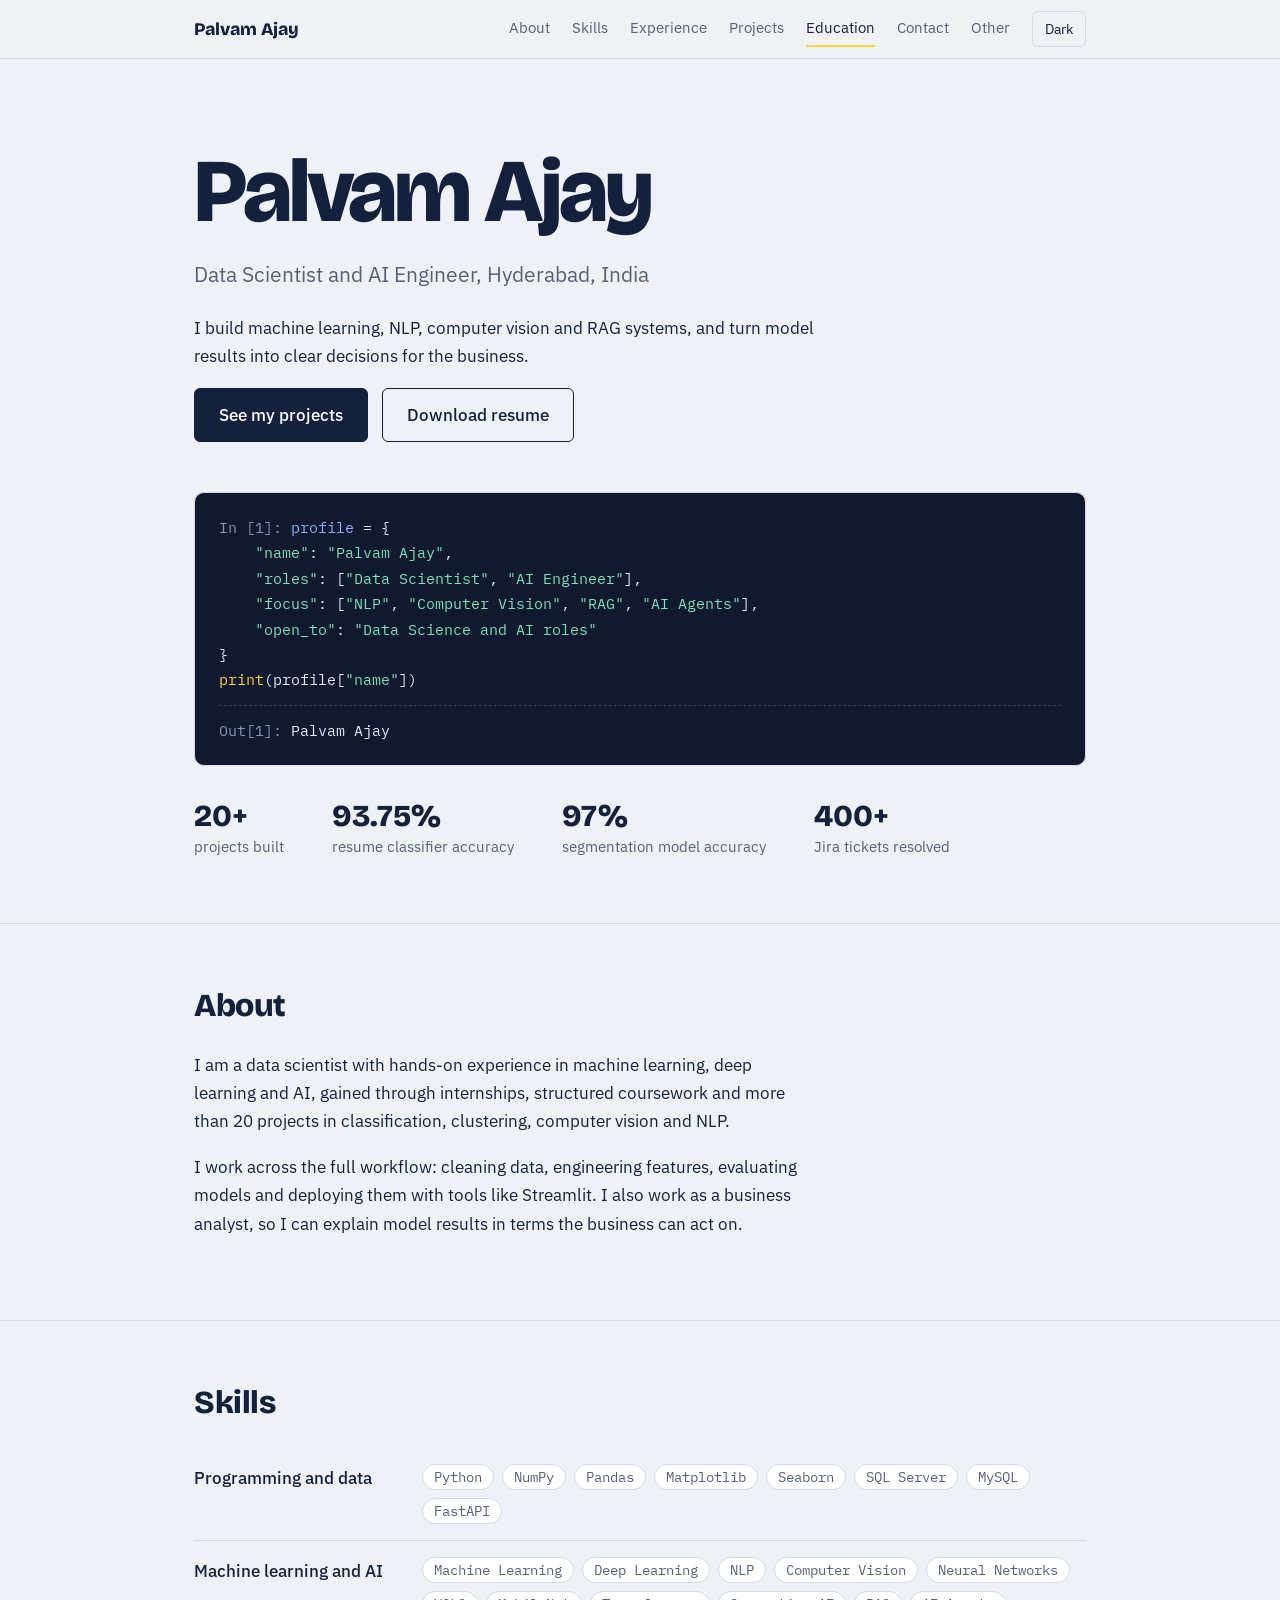
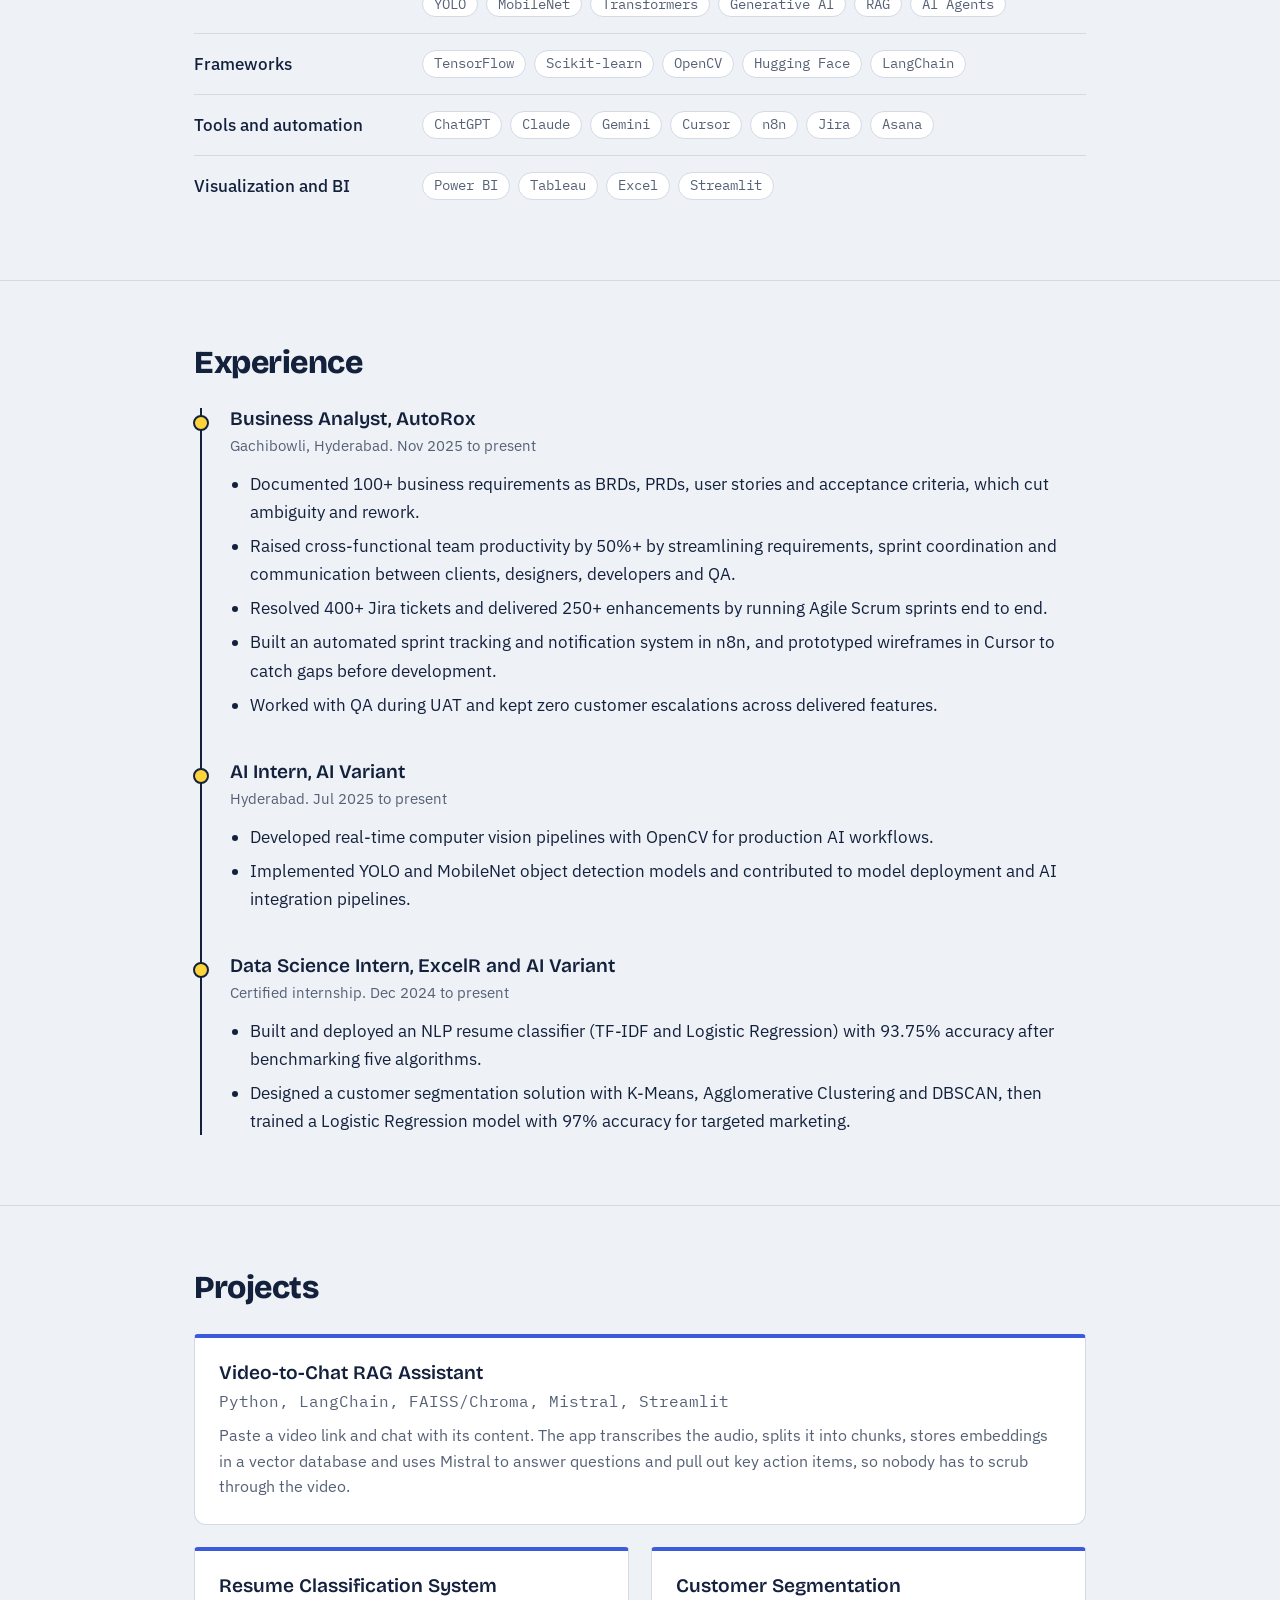
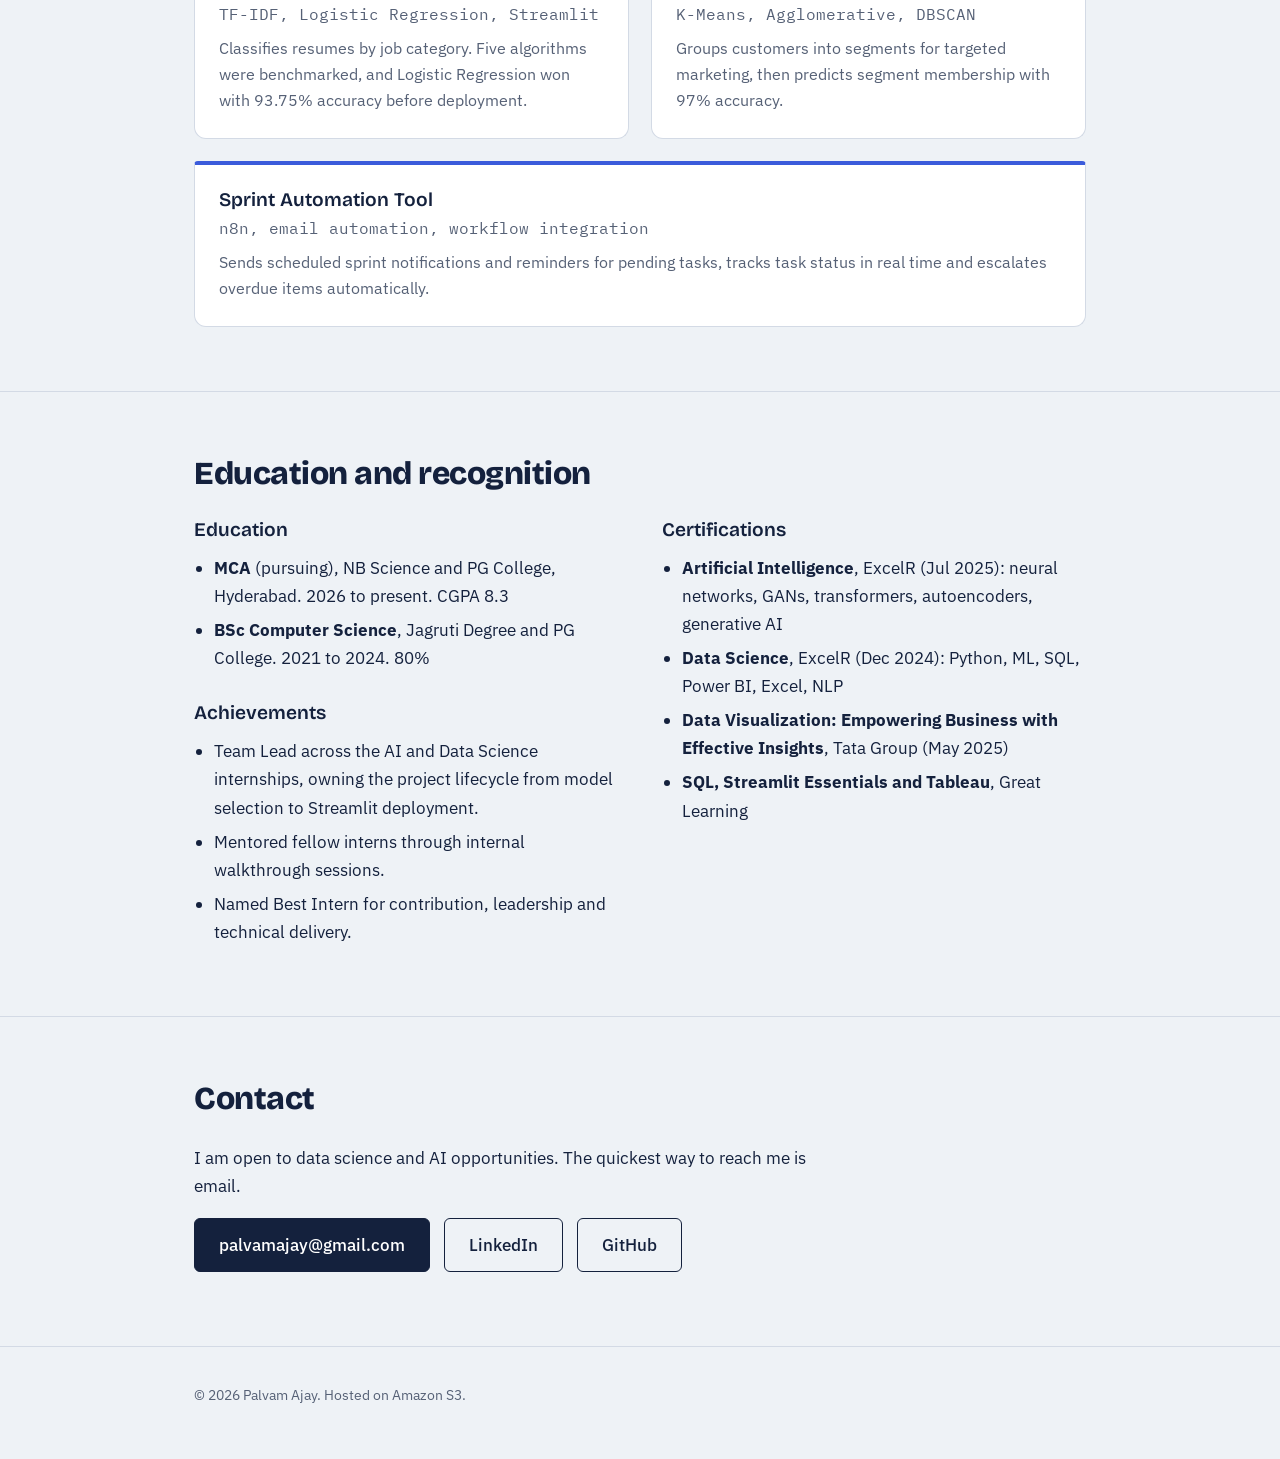
<file: index.html>
<!DOCTYPE html>
<html lang="en">
<head>
<meta charset="UTF-8">
<meta name="viewport" content="width=device-width, initial-scale=1">
<title>Palvam Ajay | Data Scientist and AI Engineer</title>
<meta name="description" content="Portfolio of Palvam Ajay: machine learning, NLP, computer vision and RAG projects.">
<link rel="preconnect" href="https://fonts.googleapis.com">
<link rel="preconnect" href="https://fonts.gstatic.com" crossorigin>
<link href="https://fonts.googleapis.com/css2?family=Bricolage+Grotesque:wght@600;800&family=IBM+Plex+Sans:wght@400;500&family=IBM+Plex+Mono&display=swap" rel="stylesheet">
<link rel="stylesheet" href="style.css">
</head>
<body>

<nav>
  <div class="w">
    <a class="logo" href="#top">Palvam Ajay</a>
    <a class="l" href="#about">About</a>
    <a class="l" href="#skills">Skills</a>
    <a class="l" href="#experience">Experience</a>
    <a class="l" href="#projects">Projects</a>
    <a class="l" href="#education">Education</a>
    <a class="l" href="#contact">Contact</a>
    <a class="l" href="#contact">Other</a>
    <button id="theme" type="button" aria-label="Switch between light and dark theme">Dark</button>
  </div>
</nav>

<main id="top">

<header class="hero">
  <div class="w">
    <h1>Palvam Ajay</h1>
    <p class="role">Data Scientist and AI Engineer, Hyderabad, India</p>
    <p class="lead">I build machine learning, NLP, computer vision and RAG systems, and turn model results into clear decisions for the business.</p>
    <a class="btn" href="#projects">See my projects</a>
    <a class="btn o" href="Palvam_Ajay_Resume.pdf" download>Download resume</a>

    <div class="cell" aria-label="Profile shown as a notebook cell">
<pre><i>In [1]:</i> <span class="n">profile</span> = {
    <span class="s">"name"</span>: <span class="s">"Palvam Ajay"</span>,
    <span class="s">"roles"</span>: [<span class="s">"Data Scientist"</span>, <span class="s">"AI Engineer"</span>],
    <span class="s">"focus"</span>: [<span class="s">"NLP"</span>, <span class="s">"Computer Vision"</span>, <span class="s">"RAG"</span>, <span class="s">"AI Agents"</span>],
    <span class="s">"open_to"</span>: <span class="s">"Data Science and AI roles"</span>
}
<span class="k">print</span>(profile[<span class="s">"name"</span>])</pre>
<pre class="out"><i>Out[1]:</i> Palvam Ajay</pre>
    </div>

    <div class="stats">
      <div><b>20+</b>projects built</div>
      <div><b>93.75%</b>resume classifier accuracy</div>
      <div><b>97%</b>segmentation model accuracy</div>
      <div><b>400+</b>Jira tickets resolved</div>
    </div>
  </div>
</header>

<section id="about">
  <div class="w">
    <h2>About</h2>
    <p class="lead">I am a data scientist with hands-on experience in machine learning, deep learning and AI, gained through internships, structured coursework and more than 20 projects in classification, clustering, computer vision and NLP.</p>
    <p class="lead">I work across the full workflow: cleaning data, engineering features, evaluating models and deploying them with tools like Streamlit. I also work as a business analyst, so I can explain model results in terms the business can act on.</p>
  </div>
</section>

<section id="skills">
  <div class="w">
    <h2>Skills</h2>
    <dl>
      <div class="row"><dt>Programming and data</dt><dd><span class="chip">Python</span><span class="chip">NumPy</span><span class="chip">Pandas</span><span class="chip">Matplotlib</span><span class="chip">Seaborn</span><span class="chip">SQL Server</span><span class="chip">MySQL</span><span class="chip">FastAPI</span></dd></div>
      <div class="row"><dt>Machine learning and AI</dt><dd><span class="chip">Machine Learning</span><span class="chip">Deep Learning</span><span class="chip">NLP</span><span class="chip">Computer Vision</span><span class="chip">Neural Networks</span><span class="chip">YOLO</span><span class="chip">MobileNet</span><span class="chip">Transformers</span><span class="chip">Generative AI</span><span class="chip">RAG</span><span class="chip">AI Agents</span></dd></div>
      <div class="row"><dt>Frameworks</dt><dd><span class="chip">TensorFlow</span><span class="chip">Scikit-learn</span><span class="chip">OpenCV</span><span class="chip">Hugging Face</span><span class="chip">LangChain</span></dd></div>
      <div class="row"><dt>Tools and automation</dt><dd><span class="chip">ChatGPT</span><span class="chip">Claude</span><span class="chip">Gemini</span><span class="chip">Cursor</span><span class="chip">n8n</span><span class="chip">Jira</span><span class="chip">Asana</span></dd></div>
      <div class="row"><dt>Visualization and BI</dt><dd><span class="chip">Power BI</span><span class="chip">Tableau</span><span class="chip">Excel</span><span class="chip">Streamlit</span></dd></div>
    </dl>
  </div>
</section>

<section id="experience">
  <div class="w">
    <h2>Experience</h2>
    <div class="tl">
      <div class="job">
        <h3>Business Analyst, AutoRox</h3>
        <p class="meta">Gachibowli, Hyderabad. Nov 2025 to present</p>
        <ul>
          <li>Documented 100+ business requirements as BRDs, PRDs, user stories and acceptance criteria, which cut ambiguity and rework.</li>
          <li>Raised cross-functional team productivity by 50%+ by streamlining requirements, sprint coordination and communication between clients, designers, developers and QA.</li>
          <li>Resolved 400+ Jira tickets and delivered 250+ enhancements by running Agile Scrum sprints end to end.</li>
          <li>Built an automated sprint tracking and notification system in n8n, and prototyped wireframes in Cursor to catch gaps before development.</li>
          <li>Worked with QA during UAT and kept zero customer escalations across delivered features.</li>
        </ul>
      </div>
      <div class="job">
        <h3>AI Intern, AI Variant</h3>
        <p class="meta">Hyderabad. Jul 2025 to present</p>
        <ul>
          <li>Developed real-time computer vision pipelines with OpenCV for production AI workflows.</li>
          <li>Implemented YOLO and MobileNet object detection models and contributed to model deployment and AI integration pipelines.</li>
        </ul>
      </div>
      <div class="job">
        <h3>Data Science Intern, ExcelR and AI Variant</h3>
        <p class="meta">Certified internship. Dec 2024 to present</p>
        <ul>
          <li>Built and deployed an NLP resume classifier (TF-IDF and Logistic Regression) with 93.75% accuracy after benchmarking five algorithms.</li>
          <li>Designed a customer segmentation solution with K-Means, Agglomerative Clustering and DBSCAN, then trained a Logistic Regression model with 97% accuracy for targeted marketing.</li>
        </ul>
      </div>
    </div>
  </div>
</section>

<section id="projects">
  <div class="w">
    <h2>Projects</h2>
    <div class="projects">
      <article class="proj big">
        <h3>Video-to-Chat RAG Assistant</h3>
        <p class="tags">Python, LangChain, FAISS/Chroma, Mistral, Streamlit</p>
        <p>Paste a video link and chat with its content. The app transcribes the audio, splits it into chunks, stores embeddings in a vector database and uses Mistral to answer questions and pull out key action items, so nobody has to scrub through the video.</p>
      </article>
      <article class="proj">
        <h3>Resume Classification System</h3>
        <p class="tags">TF-IDF, Logistic Regression, Streamlit</p>
        <p>Classifies resumes by job category. Five algorithms were benchmarked, and Logistic Regression won with 93.75% accuracy before deployment.</p>
      </article>
      <article class="proj">
        <h3>Customer Segmentation</h3>
        <p class="tags">K-Means, Agglomerative, DBSCAN</p>
        <p>Groups customers into segments for targeted marketing, then predicts segment membership with 97% accuracy.</p>
      </article>
      <article class="proj big">
        <h3>Sprint Automation Tool</h3>
        <p class="tags">n8n, email automation, workflow integration</p>
        <p>Sends scheduled sprint notifications and reminders for pending tasks, tracks task status in real time and escalates overdue items automatically.</p>
      </article>
    </div>
  </div>
</section>

<section id="education">
  <div class="w">
    <h2>Education and recognition</h2>
    <div class="two">
      <div>
        <h3>Education</h3>
        <ul>
          <li><b>MCA</b> (pursuing), NB Science and PG College, Hyderabad. 2026 to present. CGPA 8.3</li>
          <li><b>BSc Computer Science</b>, Jagruti Degree and PG College. 2021 to 2024. 80%</li>
        </ul>
        <h3>Achievements</h3>
        <ul>
          <li>Team Lead across the AI and Data Science internships, owning the project lifecycle from model selection to Streamlit deployment.</li>
          <li>Mentored fellow interns through internal walkthrough sessions.</li>
          <li>Named Best Intern for contribution, leadership and technical delivery.</li>
        </ul>
      </div>
      <div>
        <h3>Certifications</h3>
        <ul>
          <li><b>Artificial Intelligence</b>, ExcelR (Jul 2025): neural networks, GANs, transformers, autoencoders, generative AI</li>
          <li><b>Data Science</b>, ExcelR (Dec 2024): Python, ML, SQL, Power BI, Excel, NLP</li>
          <li><b>Data Visualization: Empowering Business with Effective Insights</b>, Tata Group (May 2025)</li>
          <li><b>SQL, Streamlit Essentials and Tableau</b>, Great Learning</li>
        </ul>
      </div>
    </div>
  </div>
</section>

<section id="contact">
  <div class="w">
    <h2>Contact</h2>
    <p class="lead">I am open to data science and AI opportunities. The quickest way to reach me is email.</p>
    <a class="btn" href="mailto:palvamajay@gmail.com">palvamajay@gmail.com</a>
    <a class="btn o" href="https://www.linkedin.com/in/YOUR-LINKEDIN-ID" target="_blank" rel="noopener">LinkedIn</a>
    <a class="btn o" href="https://github.com/YOUR-GITHUB-USERNAME" target="_blank" rel="noopener">GitHub</a>
  </div>
</section>

</main>

<footer><div class="w">&copy; <span id="year">2026</span> Palvam Ajay. Hosted on Amazon S3.</div></footer>

<script src="script.js"></script>
</body>
</html>
</file>
<file: style.css>
:root{--bg:#EEF2F6;--panel:#FFFFFF;--ink:#14213D;--mute:#566176;--line:#D3DAE5;--acc:#3B5BDB;--hi:#FFD43B;--code:#10192E;--on-ink:#FFFFFF}
[data-theme="dark"]{--bg:#0D1322;--panel:#151D33;--ink:#E8EDF8;--mute:#9AA6BF;--line:#243050;--acc:#8FB0FF;--code:#0A101F;--on-ink:#0D1322}
*{box-sizing:border-box;margin:0;padding:0}
html{scroll-behavior:smooth;scroll-padding-top:72px}
body{background:var(--bg);color:var(--ink);font:17px/1.65 'IBM Plex Sans',system-ui,sans-serif;transition:background .25s,color .25s}
a{color:var(--acc)}
a:focus-visible,button:focus-visible{outline:3px solid var(--hi);outline-offset:3px}
.w{max-width:940px;margin:0 auto;padding:0 24px}
h1,h2,h3{font-family:'Bricolage Grotesque',system-ui,sans-serif;line-height:1.1}
h1{font-size:clamp(3rem,9vw,5.6rem);font-weight:800;letter-spacing:-.035em}
h2{font-size:2rem;font-weight:800;margin-bottom:28px;letter-spacing:-.015em}
h3{font-size:1.2rem;font-weight:600}
ul{padding-left:20px}li{margin-bottom:6px}

/* navigation */
nav{position:sticky;top:0;z-index:10;background:color-mix(in srgb,var(--bg) 90%,transparent);backdrop-filter:blur(10px);border-bottom:1px solid var(--line)}
nav .w{display:flex;align-items:center;gap:22px;height:58px;overflow-x:auto;white-space:nowrap}
.logo{font:800 1.1rem 'Bricolage Grotesque',sans-serif;margin-right:auto;color:var(--ink);text-decoration:none}
nav a.l{color:var(--mute);text-decoration:none;font-size:.95rem;padding:4px 0;border-bottom:2px solid transparent}
nav a.l:hover{color:var(--ink)}
nav a.l.on{color:var(--ink);border-color:var(--hi)}
#theme{background:none;border:1.5px solid var(--line);color:var(--ink);border-radius:6px;padding:5px 12px;font:inherit;font-size:.9rem;cursor:pointer}
#theme:hover{border-color:var(--ink)}

/* sections */
section{padding:64px 0;border-top:1px solid var(--line)}
.hero{padding:84px 0 64px;border:0}
.role{font-size:1.3rem;color:var(--mute);margin:16px 0 22px}
.lead{max-width:62ch;margin-bottom:18px}
.btn{display:inline-block;padding:12px 24px;border-radius:6px;background:var(--ink);color:var(--on-ink);text-decoration:none;font-weight:500;margin:0 10px 10px 0;border:1.5px solid var(--ink);transition:transform .15s}
.btn:hover{transform:translateY(-2px)}
.btn.o{background:none;color:var(--ink)}

/* notebook cell: the hero's one memorable element */
.cell{margin-top:40px;background:var(--code);color:#E6ECFA;border-radius:10px;padding:22px 24px;font:14.5px/1.75 'IBM Plex Mono',monospace;overflow-x:auto;border:1px solid var(--line)}
.cell pre{font:inherit;white-space:pre}
.cell i{font-style:normal;color:#8896B8}
.k{color:#FFD43B}.s{color:#7EE2B8}.n{color:#8FB0FF}
.out{margin-top:12px;border-top:1px dashed #33425F;padding-top:12px;animation:show .5s 1s both}
@keyframes show{from{opacity:0;transform:translateY(6px)}to{opacity:1;transform:none}}
.stats{display:flex;flex-wrap:wrap;gap:16px 48px;margin-top:32px}
.stats div{font-size:.95rem;color:var(--mute)}
.stats b{display:block;font:800 1.9rem 'Bricolage Grotesque',sans-serif;color:var(--ink)}

/* skills */
.row{display:grid;grid-template-columns:200px 1fr;gap:8px 28px;padding:16px 0;border-top:1px solid var(--line)}
.row:first-child{border-top:0}
.row dt{font-weight:500}
.row dd{display:flex;flex-wrap:wrap;gap:8px}
.chip{font:13.5px 'IBM Plex Mono',monospace;padding:3px 11px;border:1px solid var(--line);border-radius:999px;background:var(--panel);color:var(--mute)}

/* experience timeline */
.tl{border-left:2px solid var(--ink);padding-left:28px;margin-left:6px}
.job{position:relative;margin-bottom:42px}
.job:last-child{margin-bottom:0}
.job:before{content:"";position:absolute;left:-37px;top:7px;width:12px;height:12px;border-radius:50%;background:var(--hi);border:2px solid var(--ink)}
.meta{color:var(--mute);font-size:.95rem;margin:4px 0 12px}

/* projects */
.projects{display:grid;grid-template-columns:1fr 1fr;gap:22px}
.proj{background:var(--panel);border:1px solid var(--line);border-top:4px solid var(--acc);border-radius:4px 4px 12px 12px;padding:24px;transition:transform .2s,border-color .2s}
.proj:hover{transform:translateY(-3px);border-top-color:var(--hi)}
.proj.big{grid-column:1/-1}
.tags{font:13.5px 'IBM Plex Mono',monospace;color:var(--acc);margin:8px 0 12px}
.proj p{color:var(--mute);font-size:.98rem}

/* education */
.two{display:grid;grid-template-columns:1fr 1fr;gap:44px}
.two h3{margin-bottom:14px}
.two h3:not(:first-child){margin-top:30px}

footer{padding:36px 0 52px;border-top:1px solid var(--line);color:var(--mute);font-size:.9rem}

@media(max-width:720px){
  .row,.two,.projects{grid-template-columns:1fr}
  .hero{padding-top:48px}
  .logo{display:none}
  #theme{margin-left:auto}
}
@media(prefers-reduced-motion:reduce){*{animation:none!important;transition:none!important;scroll-behavior:auto!important}}
</file>
